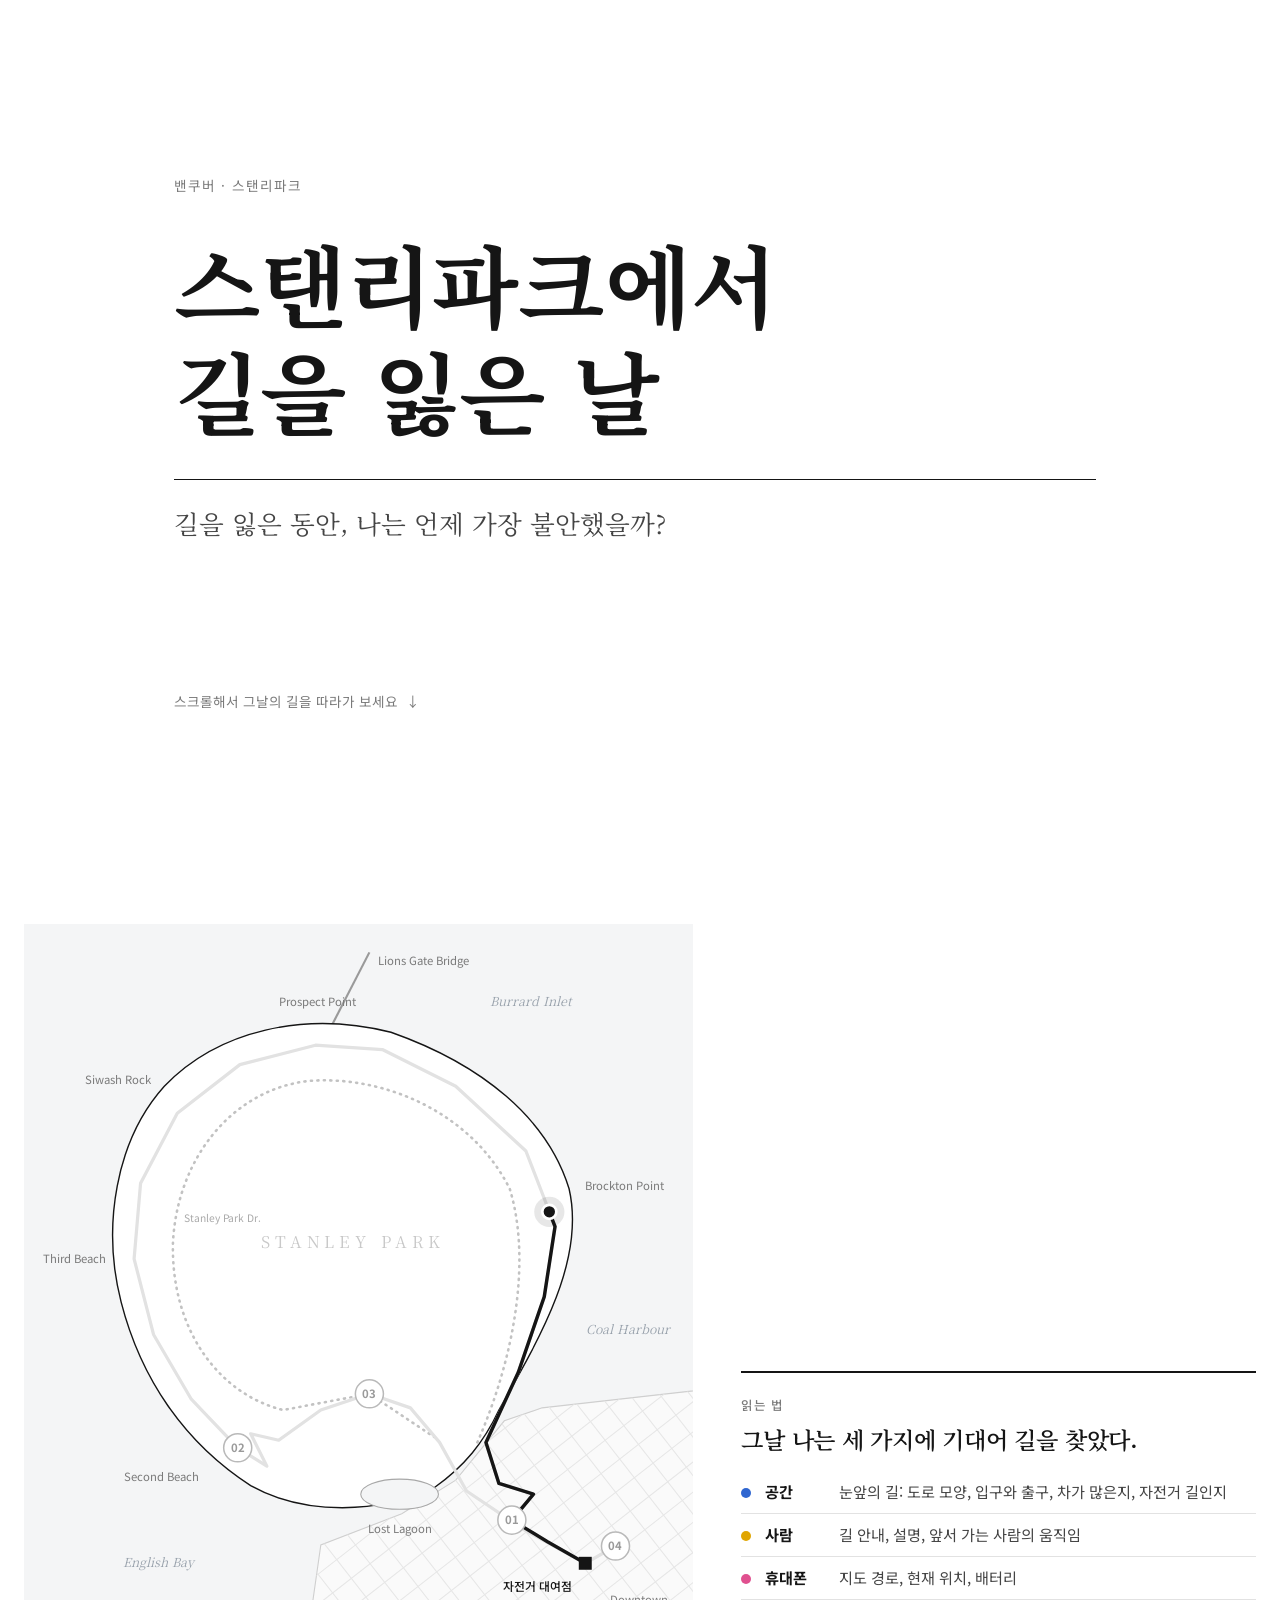
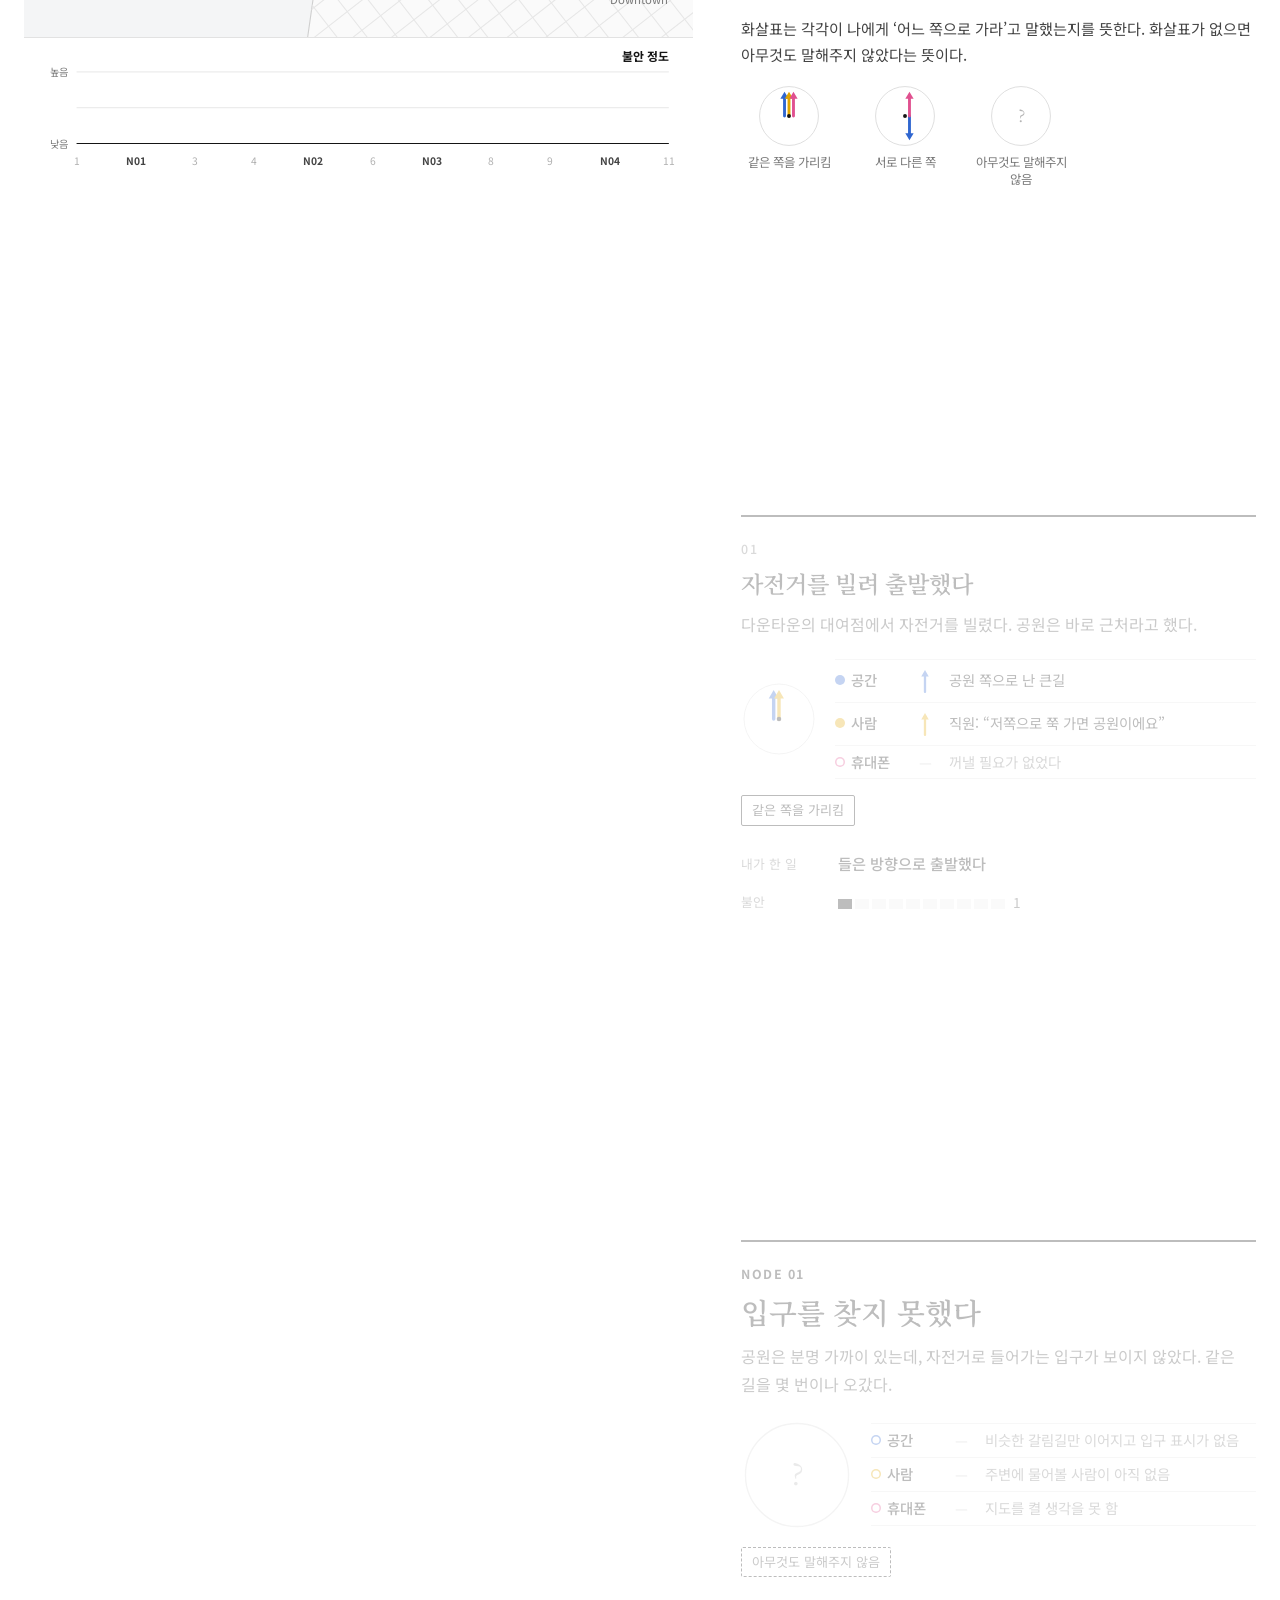
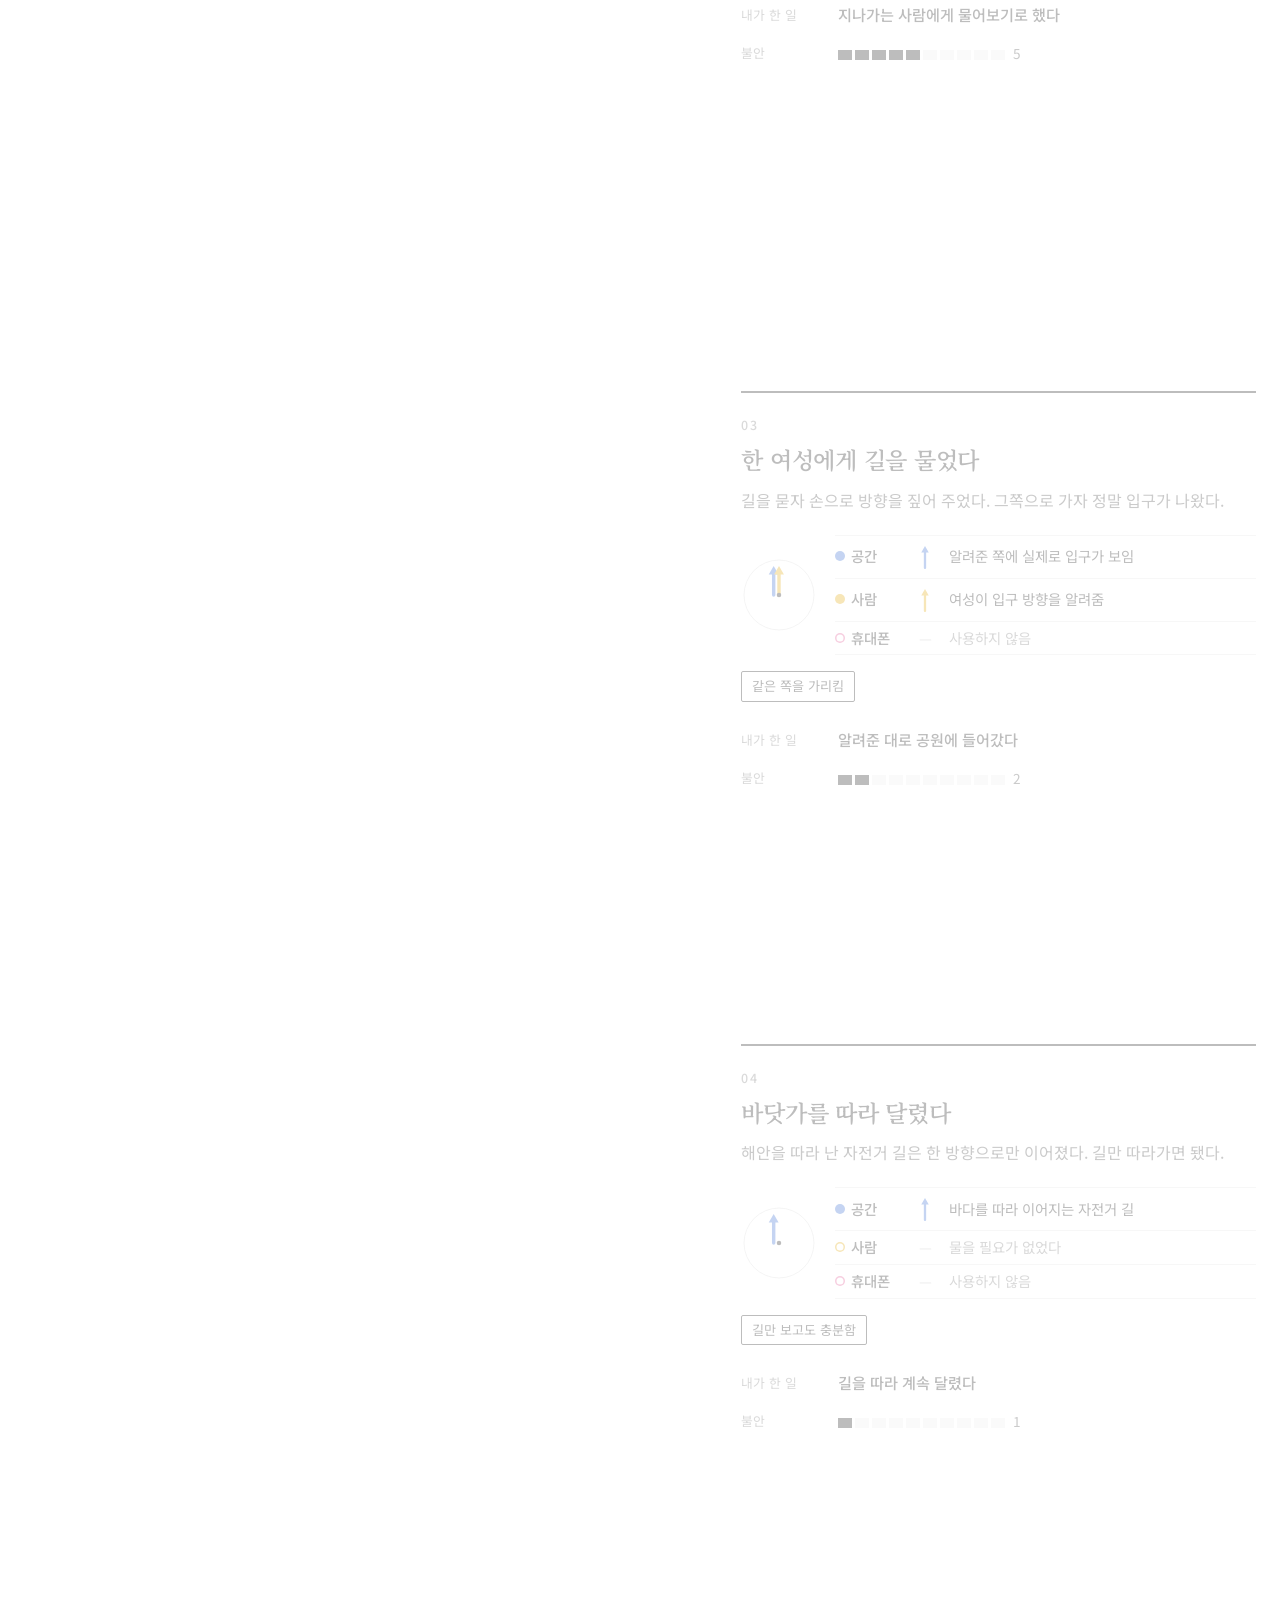
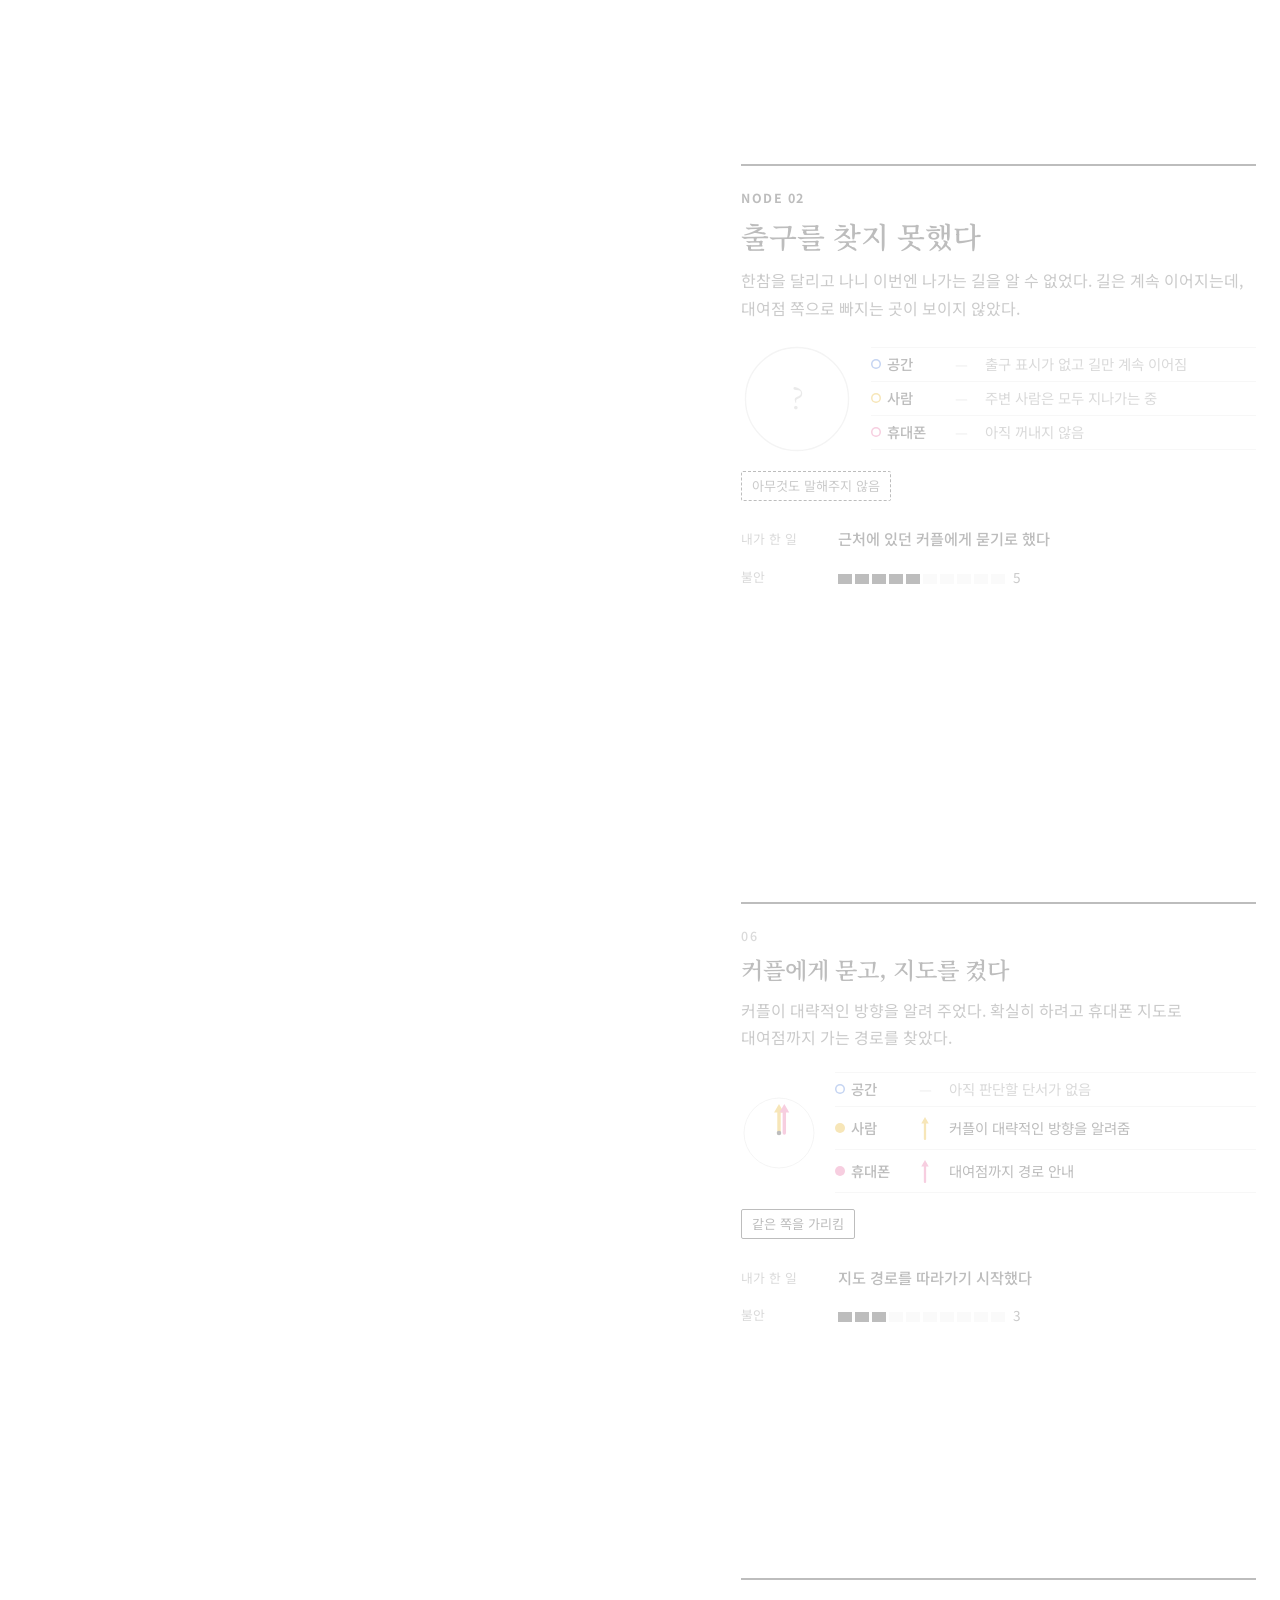
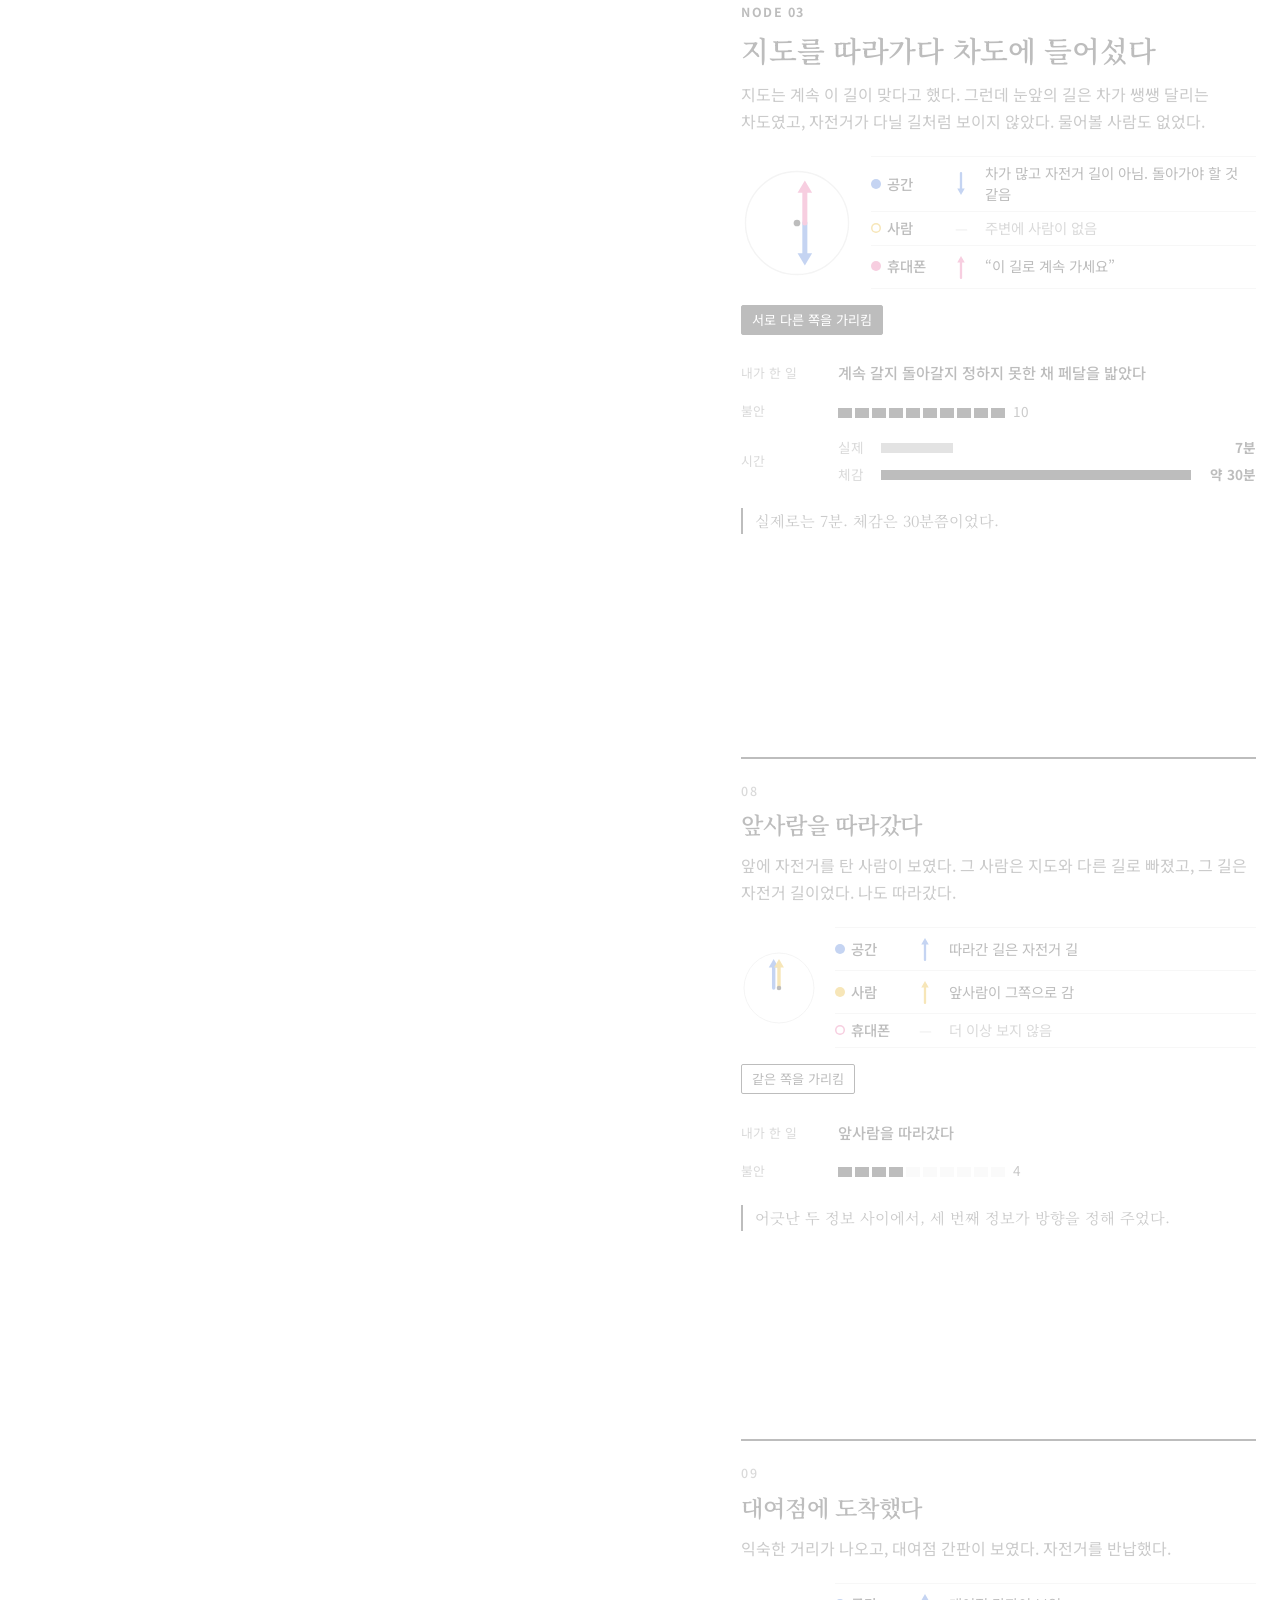
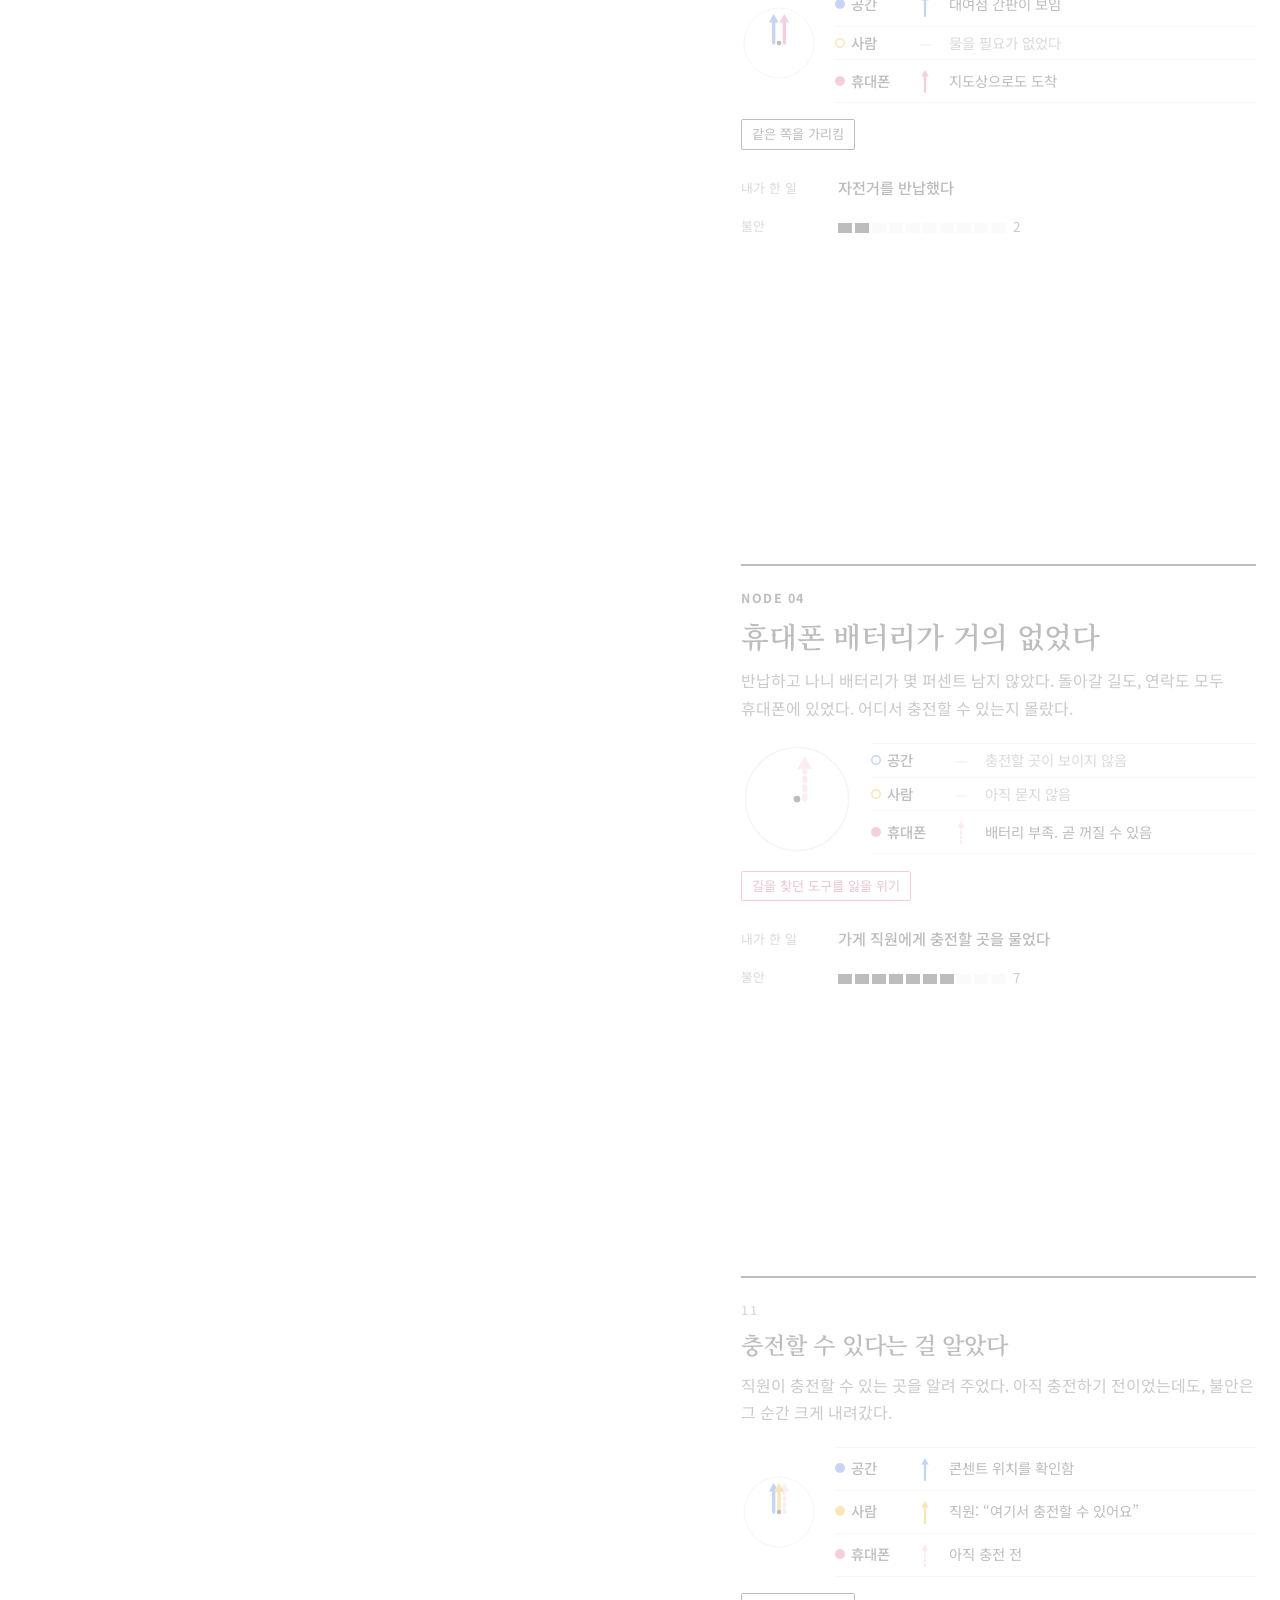
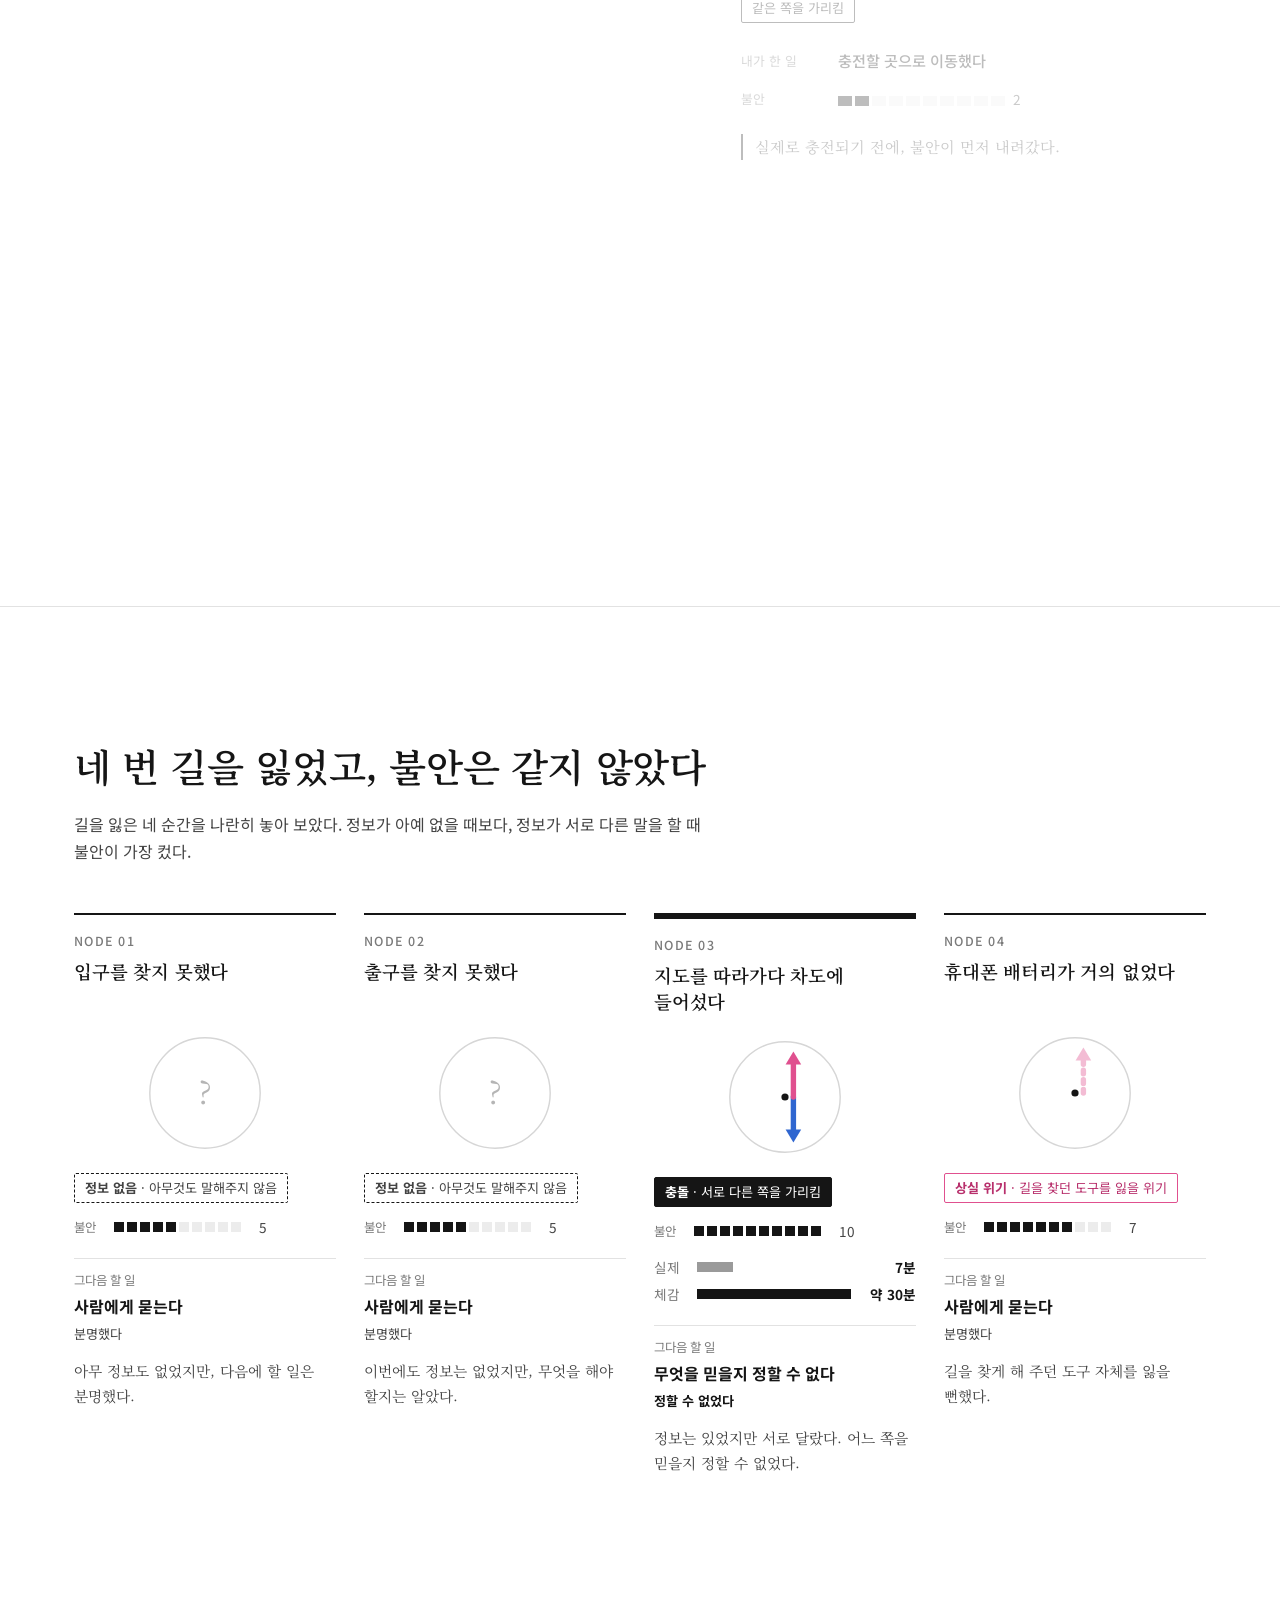
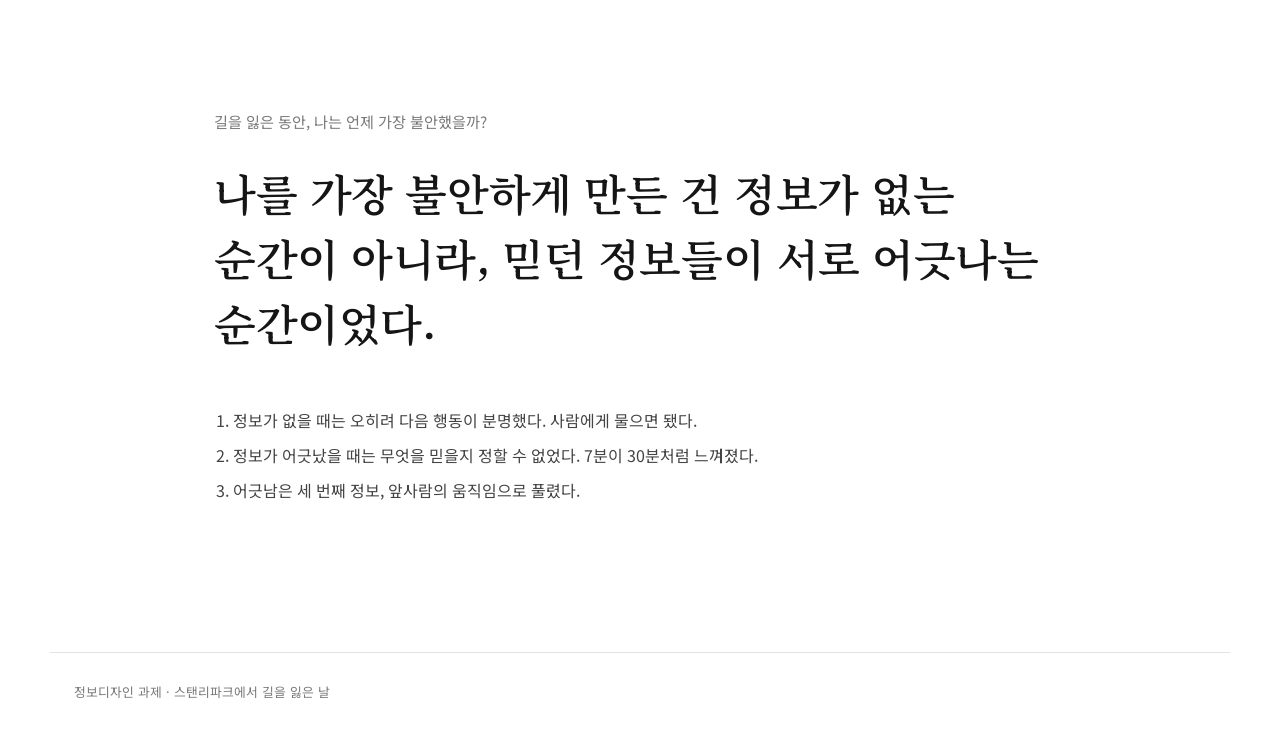
<file: _old/_v1/index.html>
<!doctype html>
<html lang="ko">
<head>
  <meta charset="utf-8">
  <meta name="viewport" content="width=device-width, initial-scale=1">
  <title>스탠리파크에서 길을 잃은 날</title>
  <meta name="description" content="길을 잃은 동안, 나는 언제 가장 불안했을까?">
  <link rel="preconnect" href="https://fonts.googleapis.com">
  <link rel="preconnect" href="https://fonts.gstatic.com" crossorigin>
  <link href="https://fonts.googleapis.com/css2?family=Noto+Sans+KR:wght@400;500;700&family=Noto+Serif+KR:wght@400;600;700&display=swap" rel="stylesheet">
  <link rel="stylesheet" href="style.css">
</head>
<body>

  <!-- 0. 첫 화면 -->
  <header class="hero">
    <p class="kicker" id="hero-kicker"></p>
    <h1 id="hero-title"></h1>
    <p class="question" id="hero-question"></p>
    <p class="scroll-hint"><span id="hero-hint"></span><span class="scroll-arrow" aria-hidden="true">↓</span></p>
  </header>

  <!-- 1. 지도 + 사건 카드 -->
  <section class="story" id="story">
    <div class="stage">
      <div class="map-wrap">
        <svg id="map" role="img" aria-label="스탠리파크 지도와 이동 경로"></svg>
      </div>
      <div class="strip-wrap">
        <svg id="strip" viewBox="0 0 600 118" role="img" aria-label="사건별 불안 정도"></svg>
      </div>
    </div>
    <div class="steps" id="steps"></div>
  </section>

  <!-- 2. NODE 비교 -->
  <section class="compare" id="compare"></section>

  <!-- 3. 인사이트 -->
  <section class="insight" id="insight"></section>

  <footer class="footer" id="footer"></footer>

  <script src="data.js"></script>
  <script src="map.js"></script>
  <script src="main.js"></script>
</body>
</html>
</file>
<file: _old/_v1/style.css>
/* =========================================================
   style.css
   세 정보의 색은 아래 :root 에서 바꿀 수 있습니다.
   ========================================================= */
:root {
  --space: #2f66d0;   /* 공간 = 파랑 */
  --person: #e0a500;  /* 사람 = 노랑 (흰 배경에서 보이도록 약간 진하게) */
  --phone: #e0508f;   /* 휴대폰 = 분홍 */

  --ink: #151515;
  --ink-2: #444;
  --muted: #7a7a7a;
  --line: #e2e2e2;
  --soft: #f4f5f6;
  --bg: #ffffff;

  --serif: "Noto Serif KR", "Apple SD Gothic Neo", serif;
  --sans: "Noto Sans KR", "Apple SD Gothic Neo", "Malgun Gothic", system-ui, sans-serif;
}

* { box-sizing: border-box; }
html { -webkit-text-size-adjust: 100%; }
body {
  margin: 0;
  background: var(--bg);
  color: var(--ink);
  font-family: var(--sans);
  font-size: 16px;
  line-height: 1.7;
  word-break: keep-all;
}
h1, h2, h3 { font-family: var(--serif); font-weight: 600; letter-spacing: -0.01em; }

.src-space  { --c: var(--space); }
.src-person { --c: var(--person); }
.src-phone  { --c: var(--phone); }

/* ---------- 0. 첫 화면 ---------- */
.hero {
  min-height: 100vh;
  min-height: 100svh;
  display: flex;
  flex-direction: column;
  justify-content: center;
  padding: 10vh 24px;
  max-width: 980px;
  margin: 0 auto;
}
.kicker {
  font-size: 0.85rem;
  letter-spacing: 0.08em;
  color: var(--muted);
  margin: 0 0 2rem;
}
.hero h1 {
  font-size: clamp(2.6rem, 7.5vw, 5.6rem);
  line-height: 1.2;
  margin: 0 0 2.2rem;
  font-weight: 700;
}
.question {
  font-family: var(--serif);
  font-size: clamp(1.15rem, 2.4vw, 1.6rem);
  color: var(--ink-2);
  margin: 0;
  padding-top: 1.4rem;
  border-top: 1px solid var(--ink);
  max-width: 36em;
}
.scroll-hint {
  margin-top: 16vh;
  font-size: 0.85rem;
  color: var(--muted);
  display: flex;
  gap: 0.6em;
  align-items: center;
}
.scroll-arrow { display: inline-block; animation: nudge 2.4s ease-in-out infinite; }
@keyframes nudge { 0%, 100% { transform: translateY(0); } 50% { transform: translateY(5px); } }

/* ---------- 1. 지도 + 카드 ---------- */
.story {
  display: grid;
  grid-template-columns: minmax(0, 1.3fr) minmax(0, 1fr);
  gap: 48px;
  max-width: 1320px;
  margin: 0 auto;
  padding: 0 24px;
}
.stage {
  position: sticky;
  top: 0;
  height: 100vh;
  height: 100svh;
  display: flex;
  flex-direction: column;
  padding-block: 24px;
  background: var(--bg);
}
.map-wrap { flex: 1; min-height: 0; }
#map { width: 100%; height: 100%; display: block; }
.strip-wrap { flex: none; padding-top: 10px; border-top: 1px solid var(--line); }
#strip { width: 100%; height: auto; display: block; max-height: 128px; }

.steps { padding: 30vh 0 40vh; }
.step {
  min-height: 92vh;
  display: flex;
  align-items: center;
}
.step:not(.is-node):not(.step-legend) { min-height: 72vh; }
.card {
  width: 100%;
  padding: 22px 0 8px;
  border-top: 2px solid var(--ink);
  opacity: 0.28;
  transition: opacity 0.4s ease;
}
.step.is-active .card { opacity: 1; }

.step-num {
  margin: 0 0 0.4rem;
  font-size: 0.78rem;
  letter-spacing: 0.12em;
  color: var(--muted);
  font-weight: 500;
}
.is-node .step-num { color: var(--ink); font-weight: 700; }
.card h2 { font-size: 1.45rem; line-height: 1.4; margin: 0 0 0.7rem; }
.is-node .card h2 { font-size: 1.8rem; }
.step-text { color: var(--ink-2); margin: 0 0 1.3rem; }

/* 읽는 법 */
.legend-src { list-style: none; padding: 0; margin: 1rem 0; }
.legend-src li {
  display: grid;
  grid-template-columns: 14px 4.2em 1fr;
  gap: 10px;
  align-items: baseline;
  padding: 8px 0;
  border-bottom: 1px solid var(--line);
  font-size: 0.95rem;
}
.legend-src li span:last-child { color: var(--ink-2); }
.legend-how { color: var(--ink-2); font-size: 0.95rem; }
.legend-ex { display: flex; flex-wrap: wrap; gap: 20px; margin-top: 1rem; }
.legend-ex figure { margin: 0; display: flex; flex-direction: column; align-items: center; gap: 6px; width: 96px; }
.legend-ex figcaption { font-size: 0.78rem; color: var(--muted); text-align: center; line-height: 1.4; }

.sw {
  display: inline-block;
  width: 10px; height: 10px;
  border-radius: 50%;
  background: var(--c);
  vertical-align: 1px;
}

/* 정보 3줄 */
.info {
  display: grid;
  grid-template-columns: auto minmax(0, 1fr);
  gap: 18px;
  align-items: center;
}
.rows { list-style: none; padding: 0; margin: 0; }
.row {
  display: grid;
  grid-template-columns: 4.6em 32px minmax(0, 1fr);
  gap: 8px;
  align-items: center;
  padding: 6px 0;
  border-bottom: 1px solid var(--line);
  font-size: 0.9rem;
  line-height: 1.45;
}
.row:first-child { border-top: 1px solid var(--line); }
.row-name { font-weight: 500; white-space: nowrap; }
.row-name .sw { margin-right: 6px; }
.row-glyph { display: flex; justify-content: center; }
.row.is-none .row-says { color: var(--muted); }
.row.is-none .sw { background: transparent; box-shadow: inset 0 0 0 1.5px var(--c); }
.dash { color: #bbb; }

/* 관계 */
.relation {
  display: inline-block;
  margin: 1rem 0 0.4rem;
  padding: 3px 10px;
  font-size: 0.82rem;
  border: 1px solid var(--ink);
  border-radius: 2px;
}
.rel-none { border-style: dashed; color: var(--ink-2); }
.rel-conflict { background: var(--ink); color: #fff; }
.rel-loss { border-color: var(--phone); color: #b8306c; }

/* 행동, 불안, 시간 */
.metrics { margin: 0.8rem 0 0; }
.metrics > div {
  display: grid;
  grid-template-columns: 5.4em minmax(0, 1fr);
  gap: 10px;
  padding: 6px 0;
  align-items: center;
}
.metrics dt { font-size: 0.8rem; color: var(--muted); }
.metrics dd { margin: 0; font-size: 0.95rem; }
.m-action dd { font-weight: 500; }

.meter { display: inline-flex; gap: 3px; vertical-align: middle; }
.meter i { width: 14px; height: 10px; background: #ececec; }
.meter i.on { background: var(--ink); }
.meter-val { margin-left: 8px; font-size: 0.85rem; font-variant-numeric: tabular-nums; color: var(--ink-2); }

.time { display: grid; gap: 4px; }
.time-row { display: grid; grid-template-columns: 2.6em minmax(0, 1fr) 4.2em; gap: 8px; align-items: center; font-size: 0.85rem; }
.time-k { color: var(--muted); }
.bar { height: 10px; background: transparent; }
.bar i { display: block; height: 100%; background: #9a9a9a; }
.time-row.is-felt .bar i { background: var(--ink); }
.time-row b { font-weight: 700; text-align: right; font-variant-numeric: tabular-nums; }

.note {
  margin: 1rem 0 0;
  padding-left: 12px;
  border-left: 2px solid var(--ink);
  font-family: var(--serif);
  font-size: 0.95rem;
  color: var(--ink-2);
}

/* ---------- 화살표 글리프 ---------- */
.compass { display: block; overflow: visible; }
.c-ring { fill: #fff; stroke: #d6d6d6; stroke-width: 1.2; }
.c-center { fill: var(--ink); }
.c-q { font-family: var(--serif); font-size: 26px; fill: #b5b5b5; text-anchor: middle; }
.g-line { stroke: var(--c); stroke-width: 4.5; stroke-linecap: round; fill: none; }
.g-head { fill: var(--c); }
.g.is-fading { opacity: 0.38; }
.g.is-fading .g-line { stroke-dasharray: 3 5; }
.single { display: block; overflow: visible; }
.single .g-line { stroke-width: 4; }

/* ---------- 지도 ---------- */
.m-water { fill: var(--soft); }
.m-city { fill: #fafafa; stroke: #cfcfcf; stroke-width: 1; }
.m-grid line { stroke: #e7e7e7; stroke-width: 1; }
.m-park { fill: #fff; stroke: var(--ink); stroke-width: 1.3; }
.m-lagoon { fill: var(--soft); stroke: #a8a8a8; stroke-width: 1; }
.m-road { fill: none; stroke: #c2c2c2; stroke-width: 2.4; stroke-dasharray: 1 5; stroke-linecap: round; }
.m-bridge { stroke: #9a9a9a; stroke-width: 2; }
.m-label { font-family: var(--sans); font-size: 10.5px; fill: var(--muted); }
.m-label.is-water { font-family: var(--serif); font-style: italic; fill: #9aa3ad; font-size: 11.5px; }
.m-label.is-park { font-family: var(--serif); font-size: 15px; letter-spacing: 0.3em; fill: #c9c9c9; }
.m-label.is-road { font-size: 9.5px; fill: #a9a9a9; }
.m-route-full { fill: none; stroke: #e2e2e2; stroke-width: 3; stroke-linejoin: round; stroke-linecap: round; }
.m-route-done { fill: none; stroke: var(--ink); stroke-width: 3.2; stroke-linejoin: round; stroke-linecap: round; }
.m-shop rect { fill: var(--ink); }
.m-shop text { font-size: 11px; fill: var(--ink); font-weight: 500; }
.m-dot { fill: var(--ink); stroke: #fff; stroke-width: 2.5; }
.m-dot-halo { fill: rgba(21, 21, 21, 0.1); }

.m-node { cursor: pointer; outline: none; }
.m-node circle { fill: #fff; stroke: #b9b9b9; stroke-width: 1.4; transition: fill 0.3s, stroke 0.3s; }
.m-node text { font-size: 10.5px; font-weight: 700; text-anchor: middle; fill: #9a9a9a; font-family: var(--sans); }
.m-node.is-reached circle { stroke: var(--ink); }
.m-node.is-reached text { fill: var(--ink); }
.m-node.is-current circle { fill: var(--ink); }
.m-node.is-current text { fill: #fff; }
.m-node:hover circle, .m-node:focus-visible circle { stroke: var(--ink); stroke-width: 2.4; }

/* ---------- 불안 곡선 ---------- */
.s-title { font-size: 11px; fill: var(--ink); font-weight: 700; }
.s-axis { font-size: 9.5px; fill: var(--muted); }
.s-base { stroke: var(--ink); stroke-width: 1; }
.s-grid { stroke: #ececec; stroke-width: 1; }
.s-x { font-size: 9.5px; fill: #b0b0b0; font-variant-numeric: tabular-nums; }
.s-x.is-node { fill: var(--ink-2); font-weight: 700; }
.s-x.is-cur { fill: var(--ink); font-weight: 700; }
.s-area { fill: rgba(21, 21, 21, 0.06); }
.s-line { fill: none; stroke: var(--ink); stroke-width: 1.8; stroke-linejoin: round; }
.s-dot { fill: var(--ink); }
.s-dot.is-node { fill: #fff; stroke: var(--ink); stroke-width: 2; }
.s-cur { fill: none; stroke: var(--ink); stroke-width: 1.2; }
.s-ann { font-size: 10px; font-weight: 700; fill: var(--ink); }

/* ---------- 2. NODE 비교 ---------- */
.wrap { max-width: 1180px; margin: 0 auto; padding: 0 24px; }
.compare { padding-block: 14vh 8vh; border-top: 1px solid var(--line); }
.sec-title { font-size: clamp(1.6rem, 3.4vw, 2.4rem); margin: 0 0 0.8rem; }
.lede { max-width: 40em; color: var(--ink-2); margin: 0 0 3rem; }

.cmp-grid {
  display: grid;
  grid-template-columns: repeat(4, minmax(0, 1fr));
  gap: 28px;
}
.cmp {
  border-top: 2px solid var(--ink);
  padding-top: 16px;
  display: flex;
  flex-direction: column;
  opacity: 0;
  transform: translateY(12px);
  transition: opacity 0.6s ease, transform 0.6s ease;
}
.cmp:nth-child(2) { transition-delay: 0.1s; }
.cmp:nth-child(3) { transition-delay: 0.2s; }
.cmp:nth-child(4) { transition-delay: 0.3s; }
.cmp.is-shown { opacity: 1; transform: none; }
.cmp.is-peak { border-top-width: 6px; }
.cmp h3 { font-size: 1.15rem; line-height: 1.4; margin: 0 0 1rem; min-height: 2.8em; }
.cmp-compass { display: flex; justify-content: center; padding: 6px 0 4px; }
.cmp .relation { align-self: flex-start; }
.cmp-row { display: flex; align-items: center; gap: 10px; margin: 0.4rem 0; }
.cmp-row.cmp-time { display: block; }
.cmp-k { font-size: 0.78rem; color: var(--muted); min-width: 2.4em; }
.cmp .meter i { width: 10px; }
.cmp-next {
  margin-top: 0.8rem;
  padding-top: 0.7rem;
  border-top: 1px solid var(--line);
  display: flex;
  flex-direction: column;
  gap: 2px;
}
.cmp-next b { font-size: 1rem; }
.cmp-clear { font-size: 0.82rem; color: var(--ink-2); }
.cmp-next.is-unclear .cmp-clear { color: var(--ink); font-weight: 700; }
.cmp-sum { font-family: var(--serif); font-size: 0.92rem; color: var(--ink-2); margin: 0.8rem 0 0; }

/* ---------- 3. 인사이트 ---------- */
.insight { padding-block: 18vh 16vh; }
.insight .wrap { max-width: 900px; }
.insight-q { color: var(--muted); font-size: 0.95rem; margin: 0 0 1.6rem; }
.insight blockquote {
  margin: 0 0 3rem;
  font-family: var(--serif);
  font-weight: 600;
  font-size: clamp(1.6rem, 3.8vw, 2.7rem);
  line-height: 1.5;
  letter-spacing: -0.01em;
}
.insight-notes { padding-left: 1.2em; margin: 0; color: var(--ink-2); max-width: 40em; }
.insight-notes li { padding: 4px 0; }
.reveal { opacity: 0; transform: translateY(16px); transition: opacity 1s ease, transform 1s ease; }
.reveal.is-shown { opacity: 1; transform: none; }

.footer {
  max-width: 1180px;
  margin: 0 auto;
  padding: 28px 24px 40px;
  border-top: 1px solid var(--line);
  font-size: 0.8rem;
  color: var(--muted);
}

/* ---------- 반응형 ---------- */
@media (max-width: 1080px) {
  .cmp-grid { grid-template-columns: repeat(2, minmax(0, 1fr)); gap: 40px 28px; }
}

@media (max-width: 820px) {
  .story { display: block; padding: 0 16px; }
  .stage {
    height: 58vh;
    height: 58svh;
    z-index: 5;
    padding-block: 8px 6px;
    border-bottom: 1px solid var(--line);
  }
  #strip { max-height: 84px; }
  .strip-wrap { padding-top: 4px; }
  .steps { padding: 8vh 0 30vh; }
  .step, .step:not(.is-node):not(.step-legend) { min-height: 70vh; align-items: flex-start; }
  .card { padding-top: 16px; }
  .is-node .card h2 { font-size: 1.5rem; }
  .info { grid-template-columns: 1fr; }
  .info-compass { display: none; } /* 모바일에서는 지도 위 나침반으로 대신함 */
  .hero { padding: 10vh 16px; }
  .wrap { padding: 0 16px; }
  .footer { padding-inline: 16px; }
}

@media (max-width: 560px) {
  .cmp-grid { grid-template-columns: minmax(0, 1fr); }
  .cmp h3 { min-height: 0; }
}

@media (prefers-reduced-motion: reduce) {
  .scroll-arrow { animation: none; }
  .card, .cmp, .reveal { transition: none; }
}
</file>
